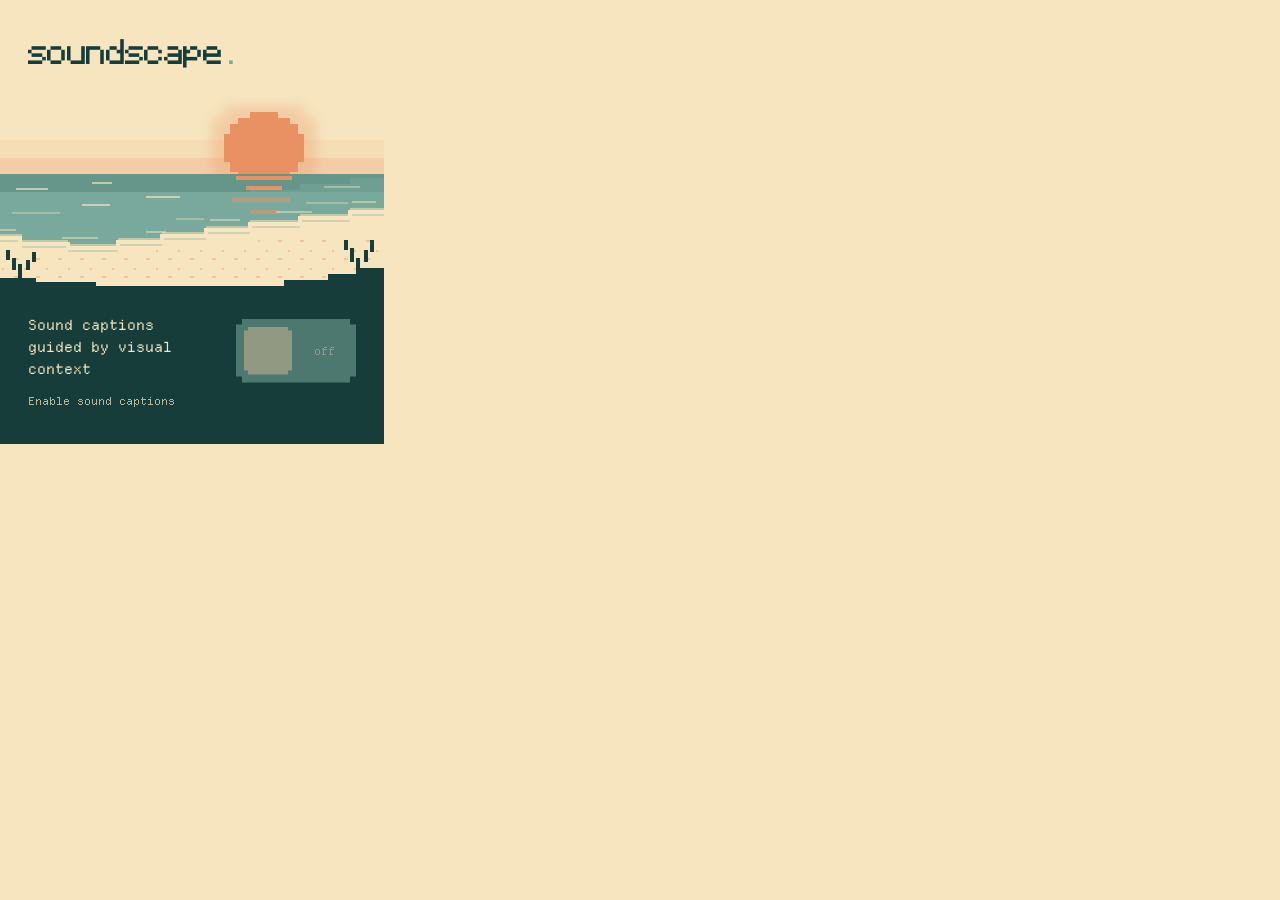
<file: extension/popup.html>
<!doctype html>
<html lang="en">
<head>
  <meta charset="utf-8">
  <meta name="viewport" content="width=device-width, initial-scale=1">
  <meta name="color-scheme" content="light">
  <title>soundscape.</title>
  <link rel="preload" href="assets/Monocraft.ttf" as="font" type="font/ttf" crossorigin>
  <link rel="preload" href="assets/DepartureMono-1.500.woff2" as="font" type="font/woff2" crossorigin>
  <link rel="stylesheet" href="popup.css">
  <script type="module" src="popup.js"></script>
</head>
<body data-enabled="false">
  <main>
    <header class="masthead">
      <h1 id="title">soundscape<span id="title-mark">.</span></h1>
    </header>
    <figure class="beach" aria-hidden="true">
      <img class="beach-art" src="assets/beach.svg" width="384" height="204" alt="" draggable="false">
      <svg class="surf" viewBox="0 0 192 102" fill="none">
        <g class="shore-wave">
          <path fill="#78a99c" fill-opacity=".45" d="M-12 61h22v3h24v2h25v-3h22v-3h22v-3h22v-3h25v-3h25v-3h29v17h-29v3h-25v3h-25v3h-22v3H81v3H59v3H34v-2H10v-3h-22z"/>
          <path stroke="#f6e5be" stroke-width="2" d="M-12 78h22v3h24v2h25v-3h22v-3h22v-3h22v-3h25v-3h25v-3h29"/>
          <path stroke="#f6e5be" stroke-opacity=".5" d="M-5 74h13m23 4h18m24-3h10m22-6h15m18-4h18m20-5h12"/>
        </g>
        <g class="shore-wave shore-wave-later">
          <path stroke="#f6e5be" stroke-width="1.5" d="M-12 78h22v3h24v2h25v-3h22v-3h22v-3h22v-3h25v-3h25v-3h29"/>
        </g>
      </svg>
      <span class="surf-caption"></span>
    </figure>
    <section class="controls" aria-label="Sound captions">
      <div class="control-copy">
        <p id="toggle-label">Sound captions guided by visual context</p>
        <p id="status-detail" role="status" aria-live="polite" aria-atomic="true">Enable sound captions</p>
        <button id="retry" type="button" hidden>Try again</button>
      </div>
      <label class="toggle">
        <input id="enabled" type="checkbox" role="switch" aria-label="Enable sound captions" aria-describedby="status-detail" disabled>
        <span class="toggle-track" aria-hidden="true">
          <span class="toggle-word toggle-word-on">on</span>
          <span class="toggle-word toggle-word-off">off</span>
          <span class="toggle-thumb"></span>
        </span>
        <span id="click-caption" aria-hidden="true">click!</span>
      </label>
    </section>
  </main>
</body>
</html>
</file>
<file: extension/popup.css>
@font-face {
  font-family: Monocraft;
  src: url("assets/Monocraft.ttf") format("truetype");
  font-display: swap;
}
@font-face {
  font-family: "Departure Mono";
  src: url("assets/DepartureMono-1.500.woff2") format("woff2");
  font-display: swap;
}
:root {
  --ink: #173d3b;
  --paper: #f6e5be;
  --sea: #78a99c;
  --coral: #e99163;
  --surf-period: 5.3s;
}
* { box-sizing: border-box; }
body {
  width: 384px;
  margin: 0;
  background: var(--paper);
  color: var(--ink);
  font-family: "Departure Mono", monospace;
  -webkit-font-smoothing: auto;
}
.masthead { padding: 32px 28px 8px; }
h1 {
  margin: 0;
  font: 400 32px/1.3 Monocraft, monospace;
  letter-spacing: -1.6px;
}
#title-mark { color: var(--sea); }
body[data-enabled="true"] #title-mark { color: var(--coral); }
.beach { position: relative; margin: 0; overflow: hidden; user-select: none; }
.beach-art { display: block; width: 100%; height: auto; }
.surf { position: absolute; inset: 0; width: 100%; height: 100%; pointer-events: none; }
.shore-wave { animation: shore-wash var(--surf-period) steps(16, end) infinite; }
.shore-wave-later { animation-delay: calc(var(--surf-period) / -2); }
.surf-caption {
  position: absolute;
  pointer-events: none;
  color: var(--ink);
  font: 13px/1.3 Monocraft, monospace;
  text-shadow: 1px 1px 0 var(--paper);
  white-space: nowrap;
  transform: rotate(-12deg);
  opacity: 0;
  visibility: hidden;
}
body[data-enabled="true"] .surf-caption { visibility: visible; }
@keyframes shore-wash {
  0% { transform: translate(-3px, -8px); opacity: 0; }
  15% { opacity: .65; }
  50% { transform: translate(2px, 5px); opacity: 1; }
  65% { opacity: .65; }
  100% { transform: translate(-3px, -8px); opacity: 0; }
}
.controls {
  position: relative;
  display: flex;
  align-items: flex-start;
  justify-content: space-between;
  gap: 22px;
  min-height: 154px;
  padding: 28px 28px 34px;
  background: var(--ink);
  color: var(--paper);
}
.control-copy { min-width: 0; flex: 1; }
#toggle-label { margin: 0; font-size: 14px; line-height: 22px; }
#status-detail {
  margin: 12px 0 0;
  font-size: 11px;
  line-height: 18px;
  overflow-wrap: anywhere;
  opacity: .72;
}
body[data-status="error"] #status-detail { opacity: 1; }
#retry {
  display: block;
  margin: 9px 0 0;
  padding: 2px 0;
  border: 0;
  border-bottom: 1px solid var(--coral);
  border-radius: 0;
  background: none;
  color: var(--coral);
  font: 11px/18px "Departure Mono", monospace;
  cursor: pointer;
}
.toggle { position: relative; display: block; flex: 0 0 120px; width: 120px; height: 64px; margin-top: 5px; }
.toggle input {
  position: absolute;
  inset: 0;
  z-index: 1;
  width: 100%; height: 100%;
  margin: 0;
  opacity: 0;
  cursor: pointer;
}
.toggle-track {
  position: absolute; inset: 0;
  background: var(--sea);
  clip-path: polygon(6px 0, calc(100% - 6px) 0, calc(100% - 6px) 6px, 100% 6px,
    100% calc(100% - 6px), calc(100% - 6px) calc(100% - 6px), calc(100% - 6px) 100%,
    6px 100%, 6px calc(100% - 6px), 0 calc(100% - 6px), 0 6px, 6px 6px);
  transition: background-color 140ms;
}
.toggle-thumb {
  position: absolute; left: 8px; top: 8px;
  width: 48px; height: 48px;
  background: var(--paper);
  clip-path: polygon(4px 0, 44px 0, 44px 4px, 48px 4px, 48px 44px,
    44px 44px, 44px 48px, 4px 48px, 4px 44px, 0 44px, 0 4px, 4px 4px);
  transition: transform 180ms cubic-bezier(.2,.8,.2,1), background-color 140ms;
}
.toggle-word {
  position: absolute; top: 23px; width: 48px;
  color: var(--paper);
  font: 11px/18px "Departure Mono", monospace;
  text-align: center;
}
.toggle-word-on { left: 8px; color: var(--ink); visibility: hidden; }
.toggle-word-off { right: 8px; }
.toggle input:checked + .toggle-track { background: var(--coral); }
.toggle input:checked + .toggle-track .toggle-thumb { transform: translateX(56px); background: var(--ink); }
.toggle input:checked + .toggle-track .toggle-word-on { visibility: visible; }
.toggle input:checked + .toggle-track .toggle-word-off { visibility: hidden; }
.toggle:has(input:focus-visible) { outline: 2px solid var(--paper); outline-offset: 6px; }
.toggle:has(input:disabled) { opacity: .55; }
.toggle input:disabled { cursor: wait; }
#retry:focus-visible { outline: 2px solid var(--paper); outline-offset: 4px; }
#click-caption {
  position: absolute; left: -12px; top: -30px;
  pointer-events: none;
  color: var(--coral);
  font: 18px/1.3 Monocraft, monospace;
  transform: rotate(-14deg);
  opacity: 0;
}
body[data-enabled="false"] #click-caption { visibility: hidden; }
[hidden] { display: none !important; }
@media (prefers-reduced-motion: reduce) {
  *, *::before, *::after { transition: none !important; }
  .shore-wave, .surf-caption { animation: none; opacity: 0; }
}
</file>
